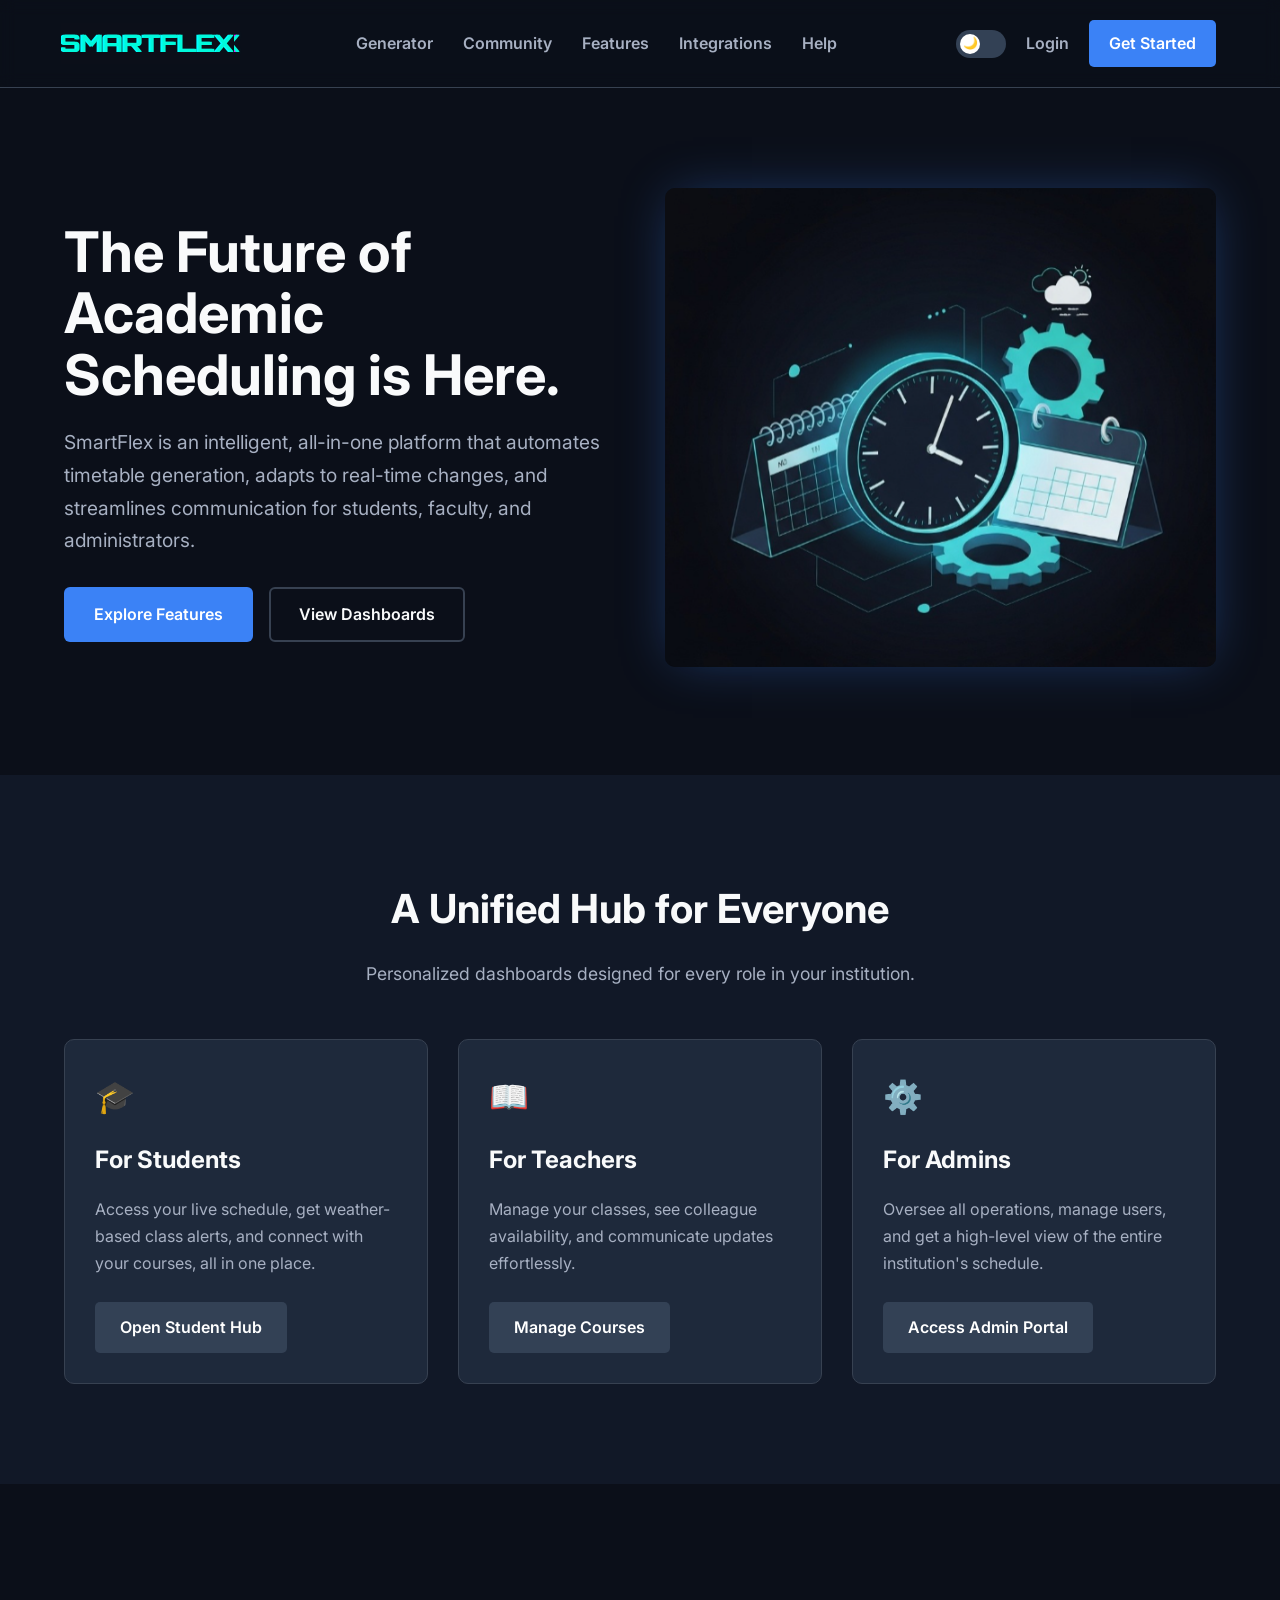
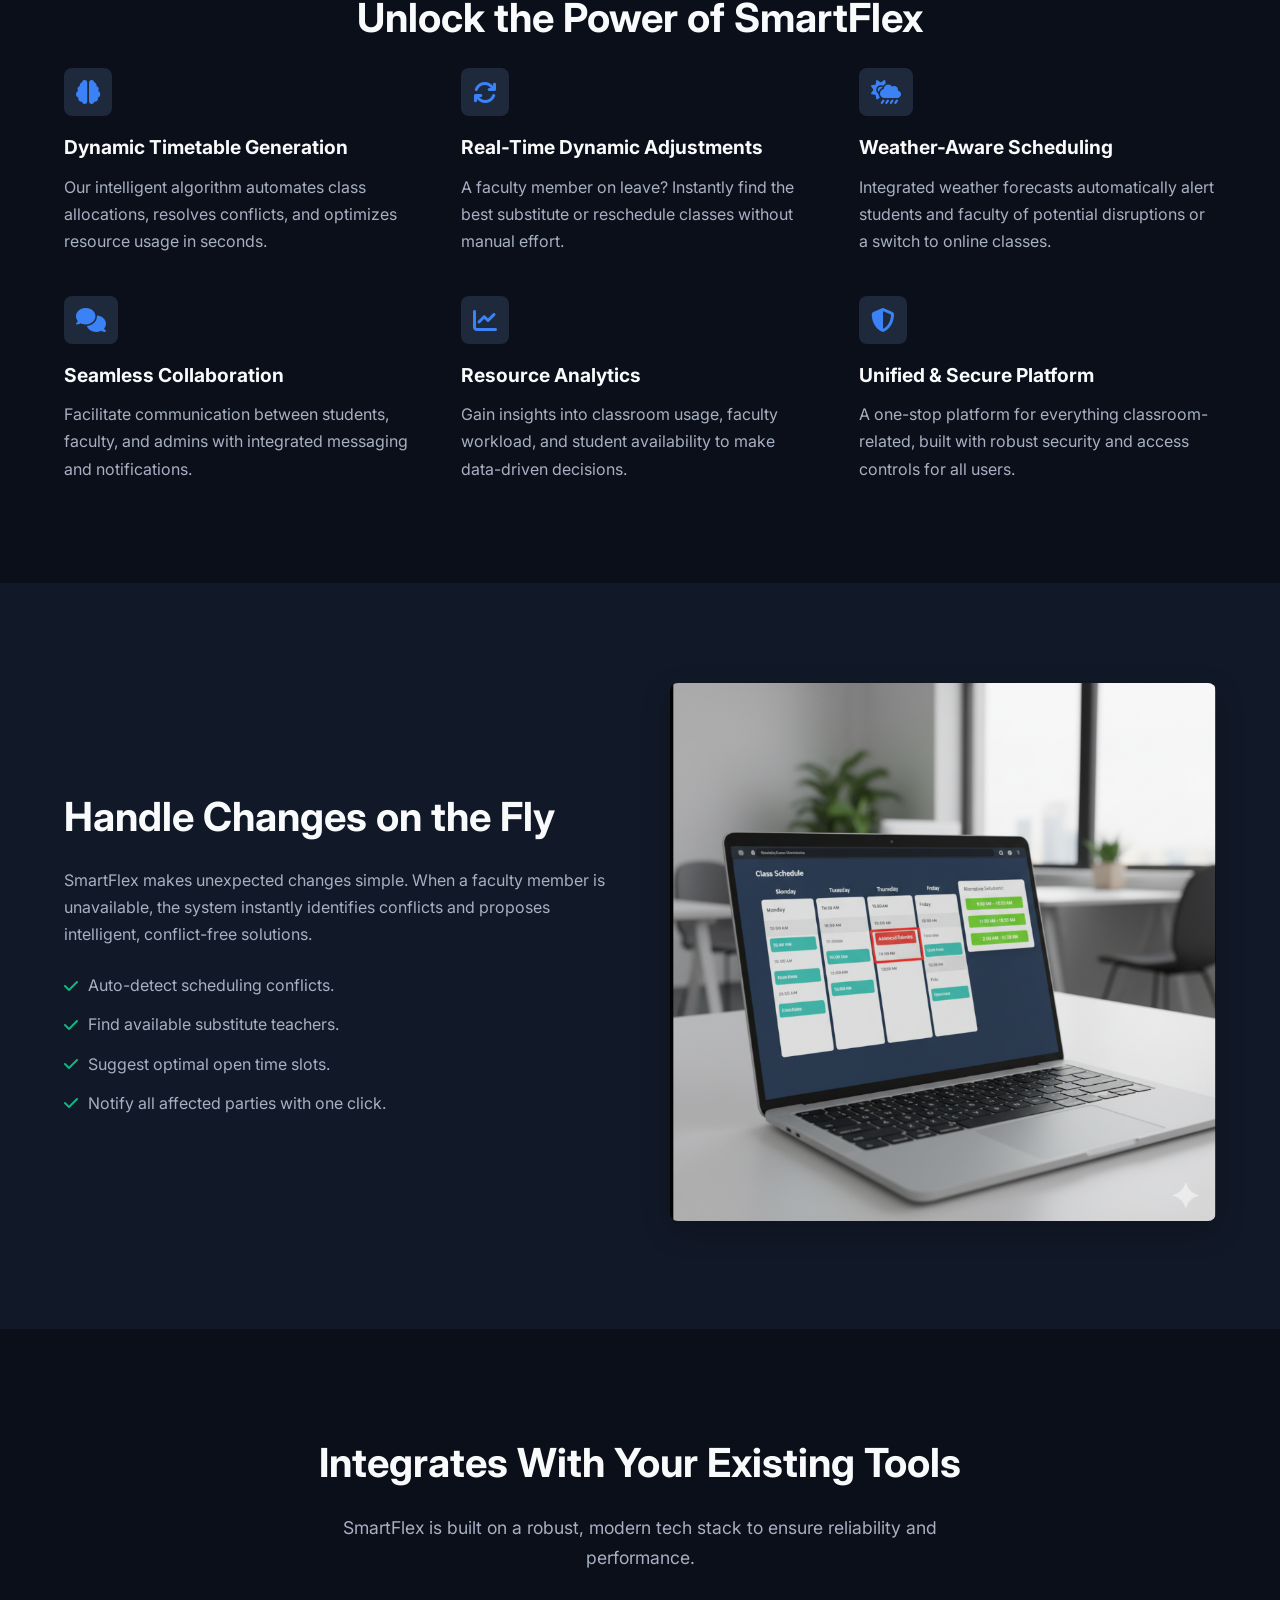
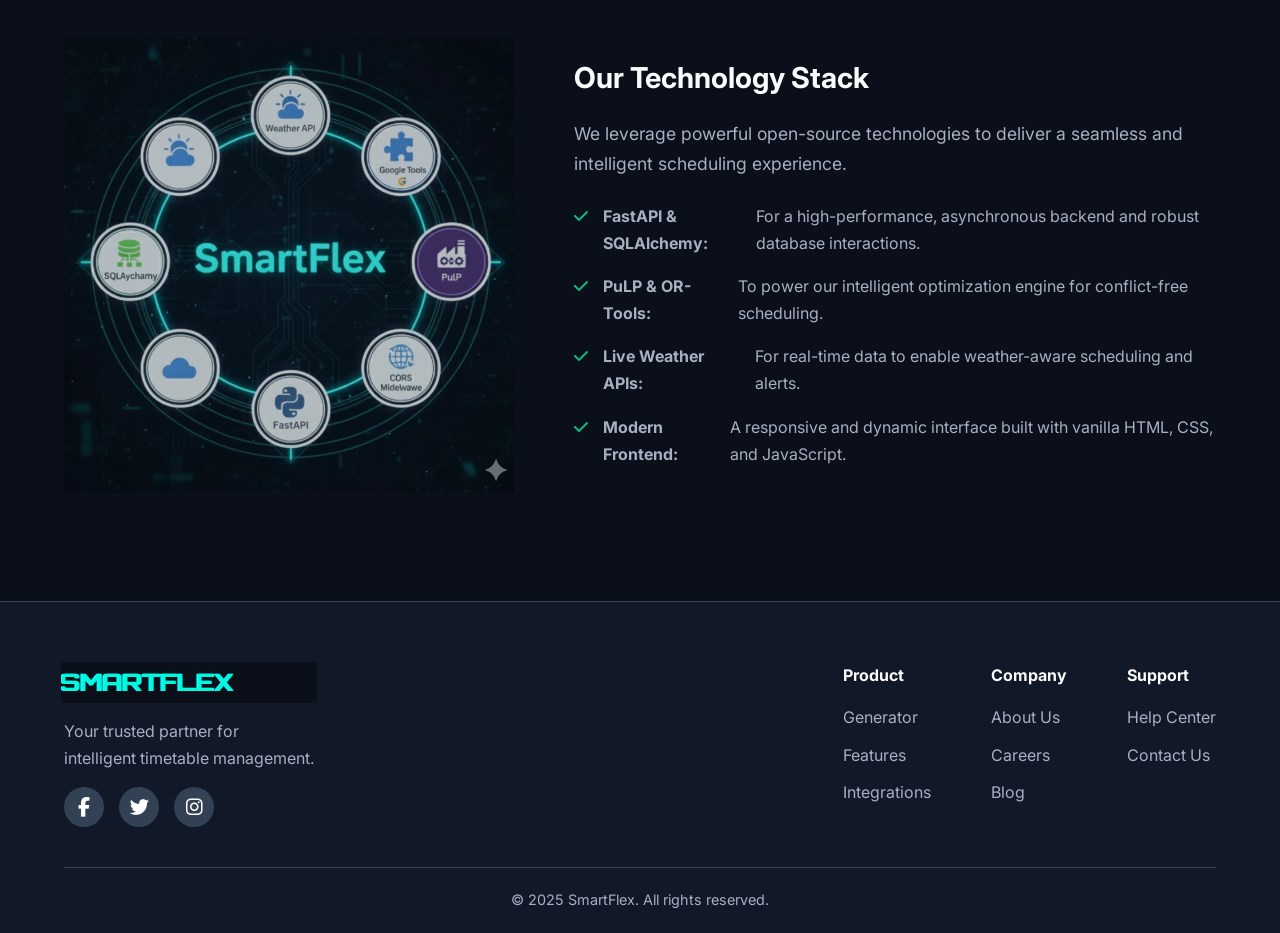
<file: public/index.html>
<!DOCTYPE html>
<html lang="en">
<head>
    <meta charset="UTF-8" />
    <meta name="viewport" content="width=device-width, initial-scale=1.0" />
    <title>SmartFlex - Intelligent Timetable Management</title>
    <link rel="stylesheet" href="https://cdnjs.cloudflare.com/ajax/libs/font-awesome/6.5.2/css/all.min.css" />
    <link rel="stylesheet" href="styles.css" />
    <style>
        /* New Modal Styles for Help Feature */
        .modal { display: none; position: fixed; z-index: 1000; left: 0; top: 0; width: 100%; height: 100%; overflow: auto; background-color: rgba(0,0,0,0.5); backdrop-filter: blur(5px); }
        .modal-content { background-color: var(--bg-card, #fff); color: var(--text-main, #333); margin: 10% auto; padding: 20px; border-radius: 12px; width: 90%; max-width: 500px; box-shadow: 0 5px 15px rgba(0,0,0,0.3); position: relative; animation: slideDown 0.3s ease-out; }
        .close-modal { color: #aaa; float: right; font-size: 28px; font-weight: bold; cursor: pointer; }
        .close-modal:hover { color: #000; }
        @keyframes slideDown { from { transform: translateY(-50px); opacity: 0; } to { transform: translateY(0); opacity: 1; } }
        .form-group { margin-bottom: 15px; }
        .form-group label { display: block; margin-bottom: 5px; font-weight: bold; }
        .form-group input, .form-group textarea { width: 100%; padding: 10px; border: 1px solid #ddd; border-radius: 6px; background: var(--bg-input, #fff); color: var(--text-main, #333); }
        .submit-btn { background: linear-gradient(135deg, #667eea, #764ba2); color: white; border: none; padding: 10px 20px; border-radius: 6px; cursor: pointer; width: 100%; font-size: 1rem; }
    </style>
</head>
<body>

    <header class="main-header">
        <div class="container">
            <div class="logo" data-text="SmartFlex">SmartFlex</div>
            <nav class="main-nav">
                <ul>
                    <li><a href="generator.html">Generator</a></li>
                    <li><a href="community.html">Community</a></li>
                    <li><a href="#features">Features</a></li>
                    <li><a href="#integrations">Integrations</a></li>
                    <li><a href="#" id="help-btn">Help</a></li>
                </ul>
            </nav>
            <div class="header-actions">
                <label class="theme-switcher">
                    <input type="checkbox" id="theme-toggle">
                    <span class="slider"></span>
                </label>
                <a href="#" class="login-btn">Login</a>
                <a href="generator.html" class="signup-btn">Get Started</a>
            </div>
        </div>
    </header>

    <main>
        <section class="hero">
            <div class="container hero-container">
                <div class="hero-content">
                    <h1>The Future of Academic Scheduling is Here.</h1>
                    <p>
                        SmartFlex is an intelligent, all-in-one platform that automates timetable generation, adapts to real-time changes, and streamlines communication for students, faculty, and administrators.
                    </p>
                    <div class="hero-actions">
                        <a href="#features" class="btn btn-primary">Explore Features</a>
                        <a href="#dashboards" class="btn btn-secondary">View Dashboards</a>
                    </div>
                </div>
                <div class="hero-image">
                    <img src="images/image1.png.png" alt="Abstract visualization of a neural network" />
                </div>
            </div>
        </section>

        <section id="dashboards" class="dashboards fade-in-section">
            <div class="container">
                <h2>A Unified Hub for Everyone</h2>
                <p class="section-subtitle">Personalized dashboards designed for every role in your institution.</p>
                <div class="dashboard-cards-container">
                    <div class="dashboard-card student">
                        <div class="card-icon">🎓</div>
                        <h3>For Students</h3>
                        <p>Access your live schedule, get weather-based class alerts, and connect with your courses, all in one place.</p>
                        <a href="student.html" class="dashboard-btn">Open Student Hub</a>
                    </div>
                    <div class="dashboard-card teacher">
                        <div class="card-icon">📖</div>
                        <h3>For Teachers</h3>
                        <p>Manage your classes, see colleague availability, and communicate updates effortlessly.</p>
                        <a href="teacher.html" class="dashboard-btn">Manage Courses</a>
                    </div>
                    <div class="dashboard-card admin">
                        <div class="card-icon">⚙️</div>
                        <h3>For Admins</h3>
                        <p>Oversee all operations, manage users, and get a high-level view of the entire institution's schedule.</p>
                        <a href="admin.html" class="dashboard-btn">Access Admin Portal</a>
                    </div>
                </div>
            </div>
        </section>

        <section id="features" class="features fade-in-section">
            <div class="container">
                <h2>Unlock the Power of SmartFlex</h2>
                <div class="features-grid">
                    <div class="feature-item">
                        <i class="feature-icon fa-solid fa-brain"></i>
                        <h4>Dynamic Timetable Generation</h4>
                        <p>Our intelligent algorithm automates class allocations, resolves conflicts, and optimizes resource usage in seconds.</p>
                    </div>
                    <div class="feature-item">
                        <i class="feature-icon fa-solid fa-arrows-rotate"></i>
                        <h4>Real-Time Dynamic Adjustments</h4>
                        <p>A faculty member on leave? Instantly find the best substitute or reschedule classes without manual effort.</p>
                    </div>
                    <div class="feature-item">
                        <i class="feature-icon fa-solid fa-cloud-sun-rain"></i>
                        <h4>Weather-Aware Scheduling</h4>
                        <p>Integrated weather forecasts automatically alert students and faculty of potential disruptions or a switch to online classes.</p>
                    </div>
                    <div class="feature-item">
                        <i class="feature-icon fa-solid fa-comments"></i>
                        <h4>Seamless Collaboration</h4>
                        <p>Facilitate communication between students, faculty, and admins with integrated messaging and notifications.</p>
                    </div>
                    <div class="feature-item">
                        <i class="feature-icon fa-solid fa-chart-line"></i>
                        <h4>Resource Analytics</h4>
                        <p>Gain insights into classroom usage, faculty workload, and student availability to make data-driven decisions.</p>
                    </div>
                    <div class="feature-item">
                        <i class="feature-icon fa-solid fa-shield-halved"></i>
                        <h4>Unified & Secure Platform</h4>
                        <p>A one-stop platform for everything classroom-related, built with robust security and access controls for all users.</p>
                    </div>
                </div>
            </div>
        </section>

        <section class="platform-in-action fade-in-section">
             <div class="container platform-container">
                <div class="platform-content">
                    <h2>Handle Changes on the Fly</h2>
                    <p>SmartFlex makes unexpected changes simple. When a faculty member is unavailable, the system instantly identifies conflicts and proposes intelligent, conflict-free solutions.</p>
                    <ul>
                        <li><i class="fa-solid fa-check"></i> Auto-detect scheduling conflicts.</li>
                        <li><i class="fa-solid fa-check"></i> Find available substitute teachers.</li>
                        <li><i class="fa-solid fa-check"></i> Suggest optimal open time slots.</li>
                        <li><i class="fa-solid fa-check"></i> Notify all affected parties with one click.</li>
                    </ul>
                </div>
                <div class="platform-image">
                    <img src="images/feature-dynamic-schedule.jpg" alt="A laptop screen showing the SmartFlex dynamic scheduling interface" />
                </div>
            </div>
        </section>

        <section id="integrations" class="integrations-section fade-in-section">
            <div class="container">
                <h2>Integrates With Your Existing Tools</h2>
                <p class="section-subtitle">SmartFlex is built on a robust, modern tech stack to ensure reliability and performance.</p>
                <div class="integrations-container">
                    <div class="integrations-image">
                        <img src="images/integration-logos.png" alt="Logos of integrated services like FastAPI, SQLAlchemy, and others" />
                    </div>
                    <div class="integrations-content">
                        <h4>Our Technology Stack</h4>
                        <p>We leverage powerful open-source technologies to deliver a seamless and intelligent scheduling experience.</p>
                        <ul>
                            <li><i class="fa-solid fa-check"></i> <strong>FastAPI & SQLAlchemy:</strong> For a high-performance, asynchronous backend and robust database interactions.</li>
                            <li><i class="fa-solid fa-check"></i> <strong>PuLP & OR-Tools:</strong> To power our intelligent optimization engine for conflict-free scheduling.</li>
                            <li><i class="fa-solid fa-check"></i> <strong>Live Weather APIs:</strong> For real-time data to enable weather-aware scheduling and alerts.</li>
                            <li><i class="fa-solid fa-check"></i> <strong>Modern Frontend:</strong> A responsive and dynamic interface built with vanilla HTML, CSS, and JavaScript.</li>
                        </ul>
                    </div>
                </div>
            </div>
        </section>

    </main>

    <div id="helpModal" class="modal">
        <div class="modal-content">
            <span class="close-modal">&times;</span>
            <h2>Raise a Complaint / Help</h2>
            <p>We are here to assist you. Please fill out the form below.</p>
            <form id="complaintForm">
                <div class="form-group">
                    <label for="c-name">Name</label>
                    <input type="text" id="c-name" required placeholder="Your Name">
                </div>
                <div class="form-group">
                    <label for="c-email">Email</label>
                    <input type="email" id="c-email" required placeholder="your@email.com">
                </div>
                <div class="form-group">
                    <label for="c-subject">Subject</label>
                    <input type="text" id="c-subject" required placeholder="Brief issue summary">
                </div>
                <div class="form-group">
                    <label for="c-message">Message</label>
                    <textarea id="c-message" rows="4" required placeholder="Describe your issue..."></textarea>
                </div>
                <button type="submit" class="submit-btn">Submit Complaint</button>
            </form>
        </div>
    </div>

    <footer class="main-footer">
        <div class="container">
            <div class="footer-top">
                <div class="footer-logo">
                    <div class="logo" data-text="SmartFlex">SmartFlex</div>
                    <p>Your trusted partner for intelligent timetable management.</p>
                    <div class="social-links">
                        <a href="#" aria-label="Facebook"><i class="fab fa-facebook-f"></i></a>
                        <a href="#" aria-label="Twitter"><i class="fab fa-twitter"></i></a>
                        <a href="#" aria-label="Instagram"><i class="fab fa-instagram"></i></a>
                    </div>
                </div>
                <div class="footer-links">
                    <div>
                        <h4>Product</h4>
                        <ul>
                            <li><a href="generator.html">Generator</a></li>
                            <li><a href="#features">Features</a></li>
                            <li><a href="#integrations">Integrations</a></li>
                        </ul>
                    </div>
                    <div>
                        <h4>Company</h4>
                        <ul>
                            <li><a href="#">About Us</a></li>
                            <li><a href="#">Careers</a></li>
                            <li><a href="#">Blog</a></li>
                        </ul>
                    </div>
                    <div>
                        <h4>Support</h4>
                        <ul>
                            <li><a href="#">Help Center</a></li>
                            <li><a href="#">Contact Us</a></li>
                        </ul>
                    </div>
                </div>
            </div>
            <div class="footer-bottom">
                <p>&copy; 2025 SmartFlex. All rights reserved.</p>
            </div>
        </div>
    </footer>

    <script src="script.js"></script>
</body>
</html>
</file>
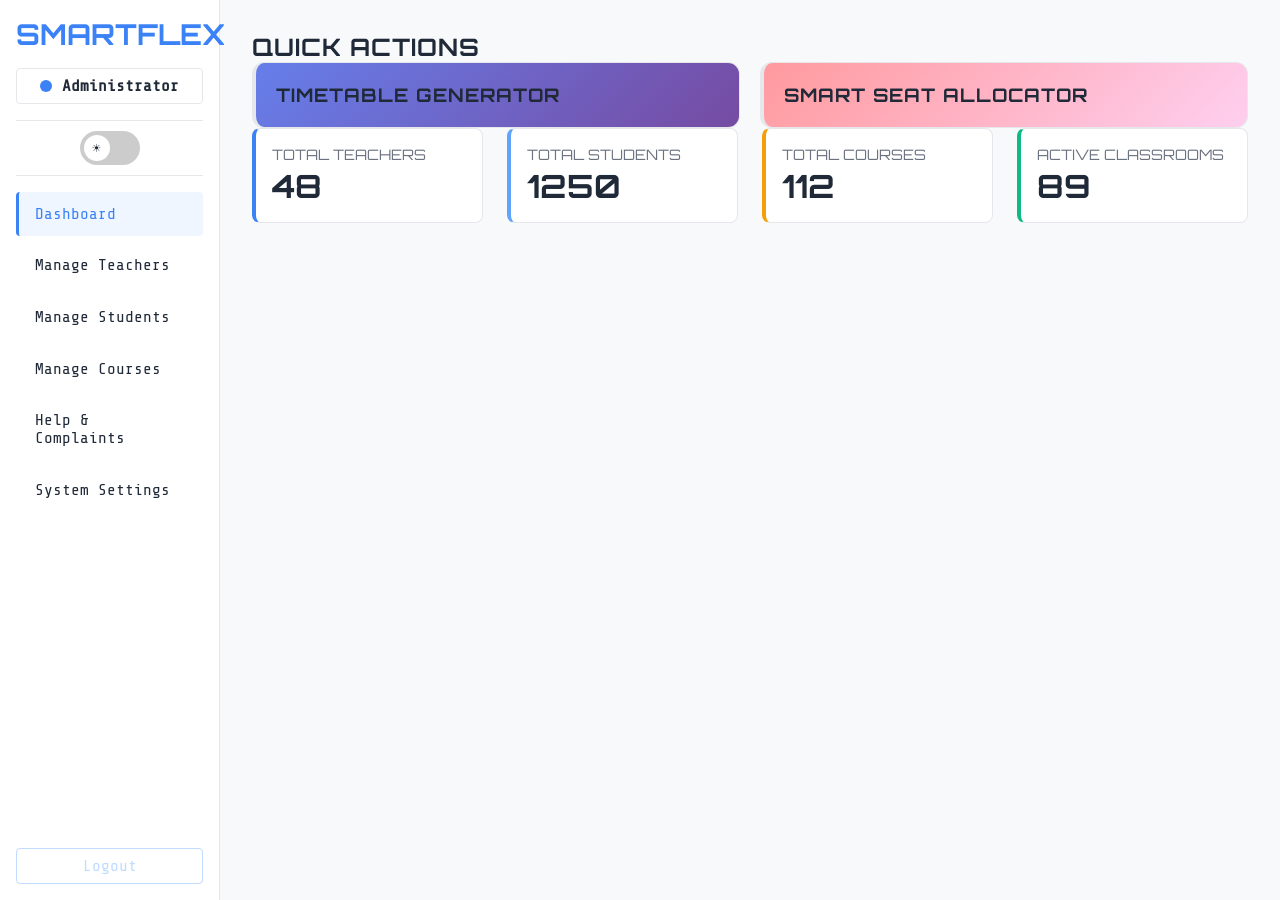
<file: public/admin.html>
<!DOCTYPE html>
<html lang="en">
<head>
    <meta charset="UTF-8" />
    <meta name="viewport" content="width=device-width, initial-scale=1.0" />
    <title>Admin Dashboard :: SmartFlex</title>
    <link rel="stylesheet" href="admin.css" />
</head>
<body>
    <aside class="sidebar">
        <div>
            <div class="logo" data-text="SmartFlex">SmartFlex</div>
            <div class="user-profile">
                <span class="user-icon"></span>
                <span id="admin-name" class="user-name">Administrator</span>
            </div>
            <div class="theme-switcher-container">
                <label class="theme-switcher">
                    <input type="checkbox" id="theme-toggle">
                    <span class="slider"></span>
                </label>
            </div>
        </div>
        <nav id="sidebar-nav">
            <ul>
                <li class="active" data-view="main-dashboard-view">Dashboard</li>
                <li data-view="manage-teachers-view">Manage Teachers</li>
                <li data-view="manage-students-view">Manage Students</li>
                <li data-view="manage-courses-view">Manage Courses</li>
                <li data-view="complaints-view">Help & Complaints</li>
                <li data-view="system-settings-view">System Settings</li>
            </ul>
        </nav>
        <button class="logout">Logout</button>
    </aside>

    <main class="main-content">
        <div id="main-dashboard-view" class="view-container active">
            <section class="tools-section">
                <h2>Quick Actions</h2>
                <div class="dashboard-cards-container" style="display: flex; gap: 20px;">
                    <div class="card" style="flex:1; background: linear-gradient(135deg, #667eea 0%, #764ba2 100%); color: white; padding: 20px; border-radius: 12px; cursor: pointer;" onclick="window.location.href='generator.html'">
                        <h3>Timetable Generator</h3>
                    </div>
                    <div class="card" style="flex:1; background: linear-gradient(135deg, #ff9a9e 0%, #fecfef 100%); color: #333; padding: 20px; border-radius: 12px; cursor: pointer;" onclick="window.location.href='exam_seating.html'">
                        <h3>Smart Seat Allocator</h3>
                    </div>
                </div>
            </section>
            <section class="top-cards">
                <div class="card border-cyan"><div class="title">Total Teachers</div><div id="total-teachers" class="number">0</div></div>
                <div class="card border-magenta"><div class="title">Total Students</div><div id="total-students" class="number">0</div></div>
                <div class="card border-yellow"><div class="title">Total Courses</div><div id="total-courses" class="number">0</div></div>
                <div class="card border-green"><div class="title">Active Classrooms</div><div id="active-classrooms" class="number">0</div></div>
            </section>
        </div>

        <div id="manage-teachers-view" class="view-container">
            <div class="view-header"><h1>Manage Teachers</h1><button class="action-btn">+ Add</button></div>
            <div class="table-container"><table class="admin-table"><thead><tr><th>ID</th><th>Name</th><th>Email</th><th>Action</th></tr></thead><tbody id="teachers-table-body"></tbody></table></div>
        </div>

        <div id="manage-students-view" class="view-container">
            <div class="view-header"><h1>Manage Students</h1><button class="action-btn">+ Add</button></div>
            <div class="table-container"><table class="admin-table"><thead><tr><th>ID</th><th>Name</th><th>Email</th><th>Action</th></tr></thead><tbody id="students-table-body"></tbody></table></div>
        </div>

        <div id="manage-courses-view" class="view-container">
            <div class="view-header"><h1>Manage Courses</h1><button class="action-btn">+ Add</button></div>
            <div class="table-container"><table class="admin-table"><thead><tr><th>Code</th><th>Name</th><th>Credits</th><th>Action</th></tr></thead><tbody id="courses-table-body"></tbody></table></div>
        </div>

        <div id="complaints-view" class="view-container">
            <div class="view-header">
                <h1>Help Desk & Complaints</h1>
                <button class="action-btn" onclick="fetchAndDisplayComplaints()">Refresh List</button>
            </div>
            <div class="table-container">
                <table class="admin-table">
                    <thead>
                        <tr>
                            <th style="width: 5%">ID</th>
                            <th style="width: 10%">Date</th>
                            <th style="width: 20%">Student/User</th>
                            <th style="width: 15%">Subject</th>
                            <th style="width: 30%">Message</th>
                            <th style="width: 10%">Status</th>
                            <th style="width: 10%">Actions</th>
                        </tr>
                    </thead>
                    <tbody id="complaints-table-body">
                        </tbody>
                </table>
            </div>
        </div>
        
        <div id="system-settings-view" class="view-container">
             <div class="view-header"><h1>System Settings</h1></div>
             <div class="data-block">
                 <h3>Maintenance Mode</h3>
                 <label class="theme-switcher"><input type="checkbox" id="maintenance-toggle"><span class="slider"></span></label>
             </div>
        </div>
    </main>
    <script src="admin.js"></script>
</body>
</html>
</file>
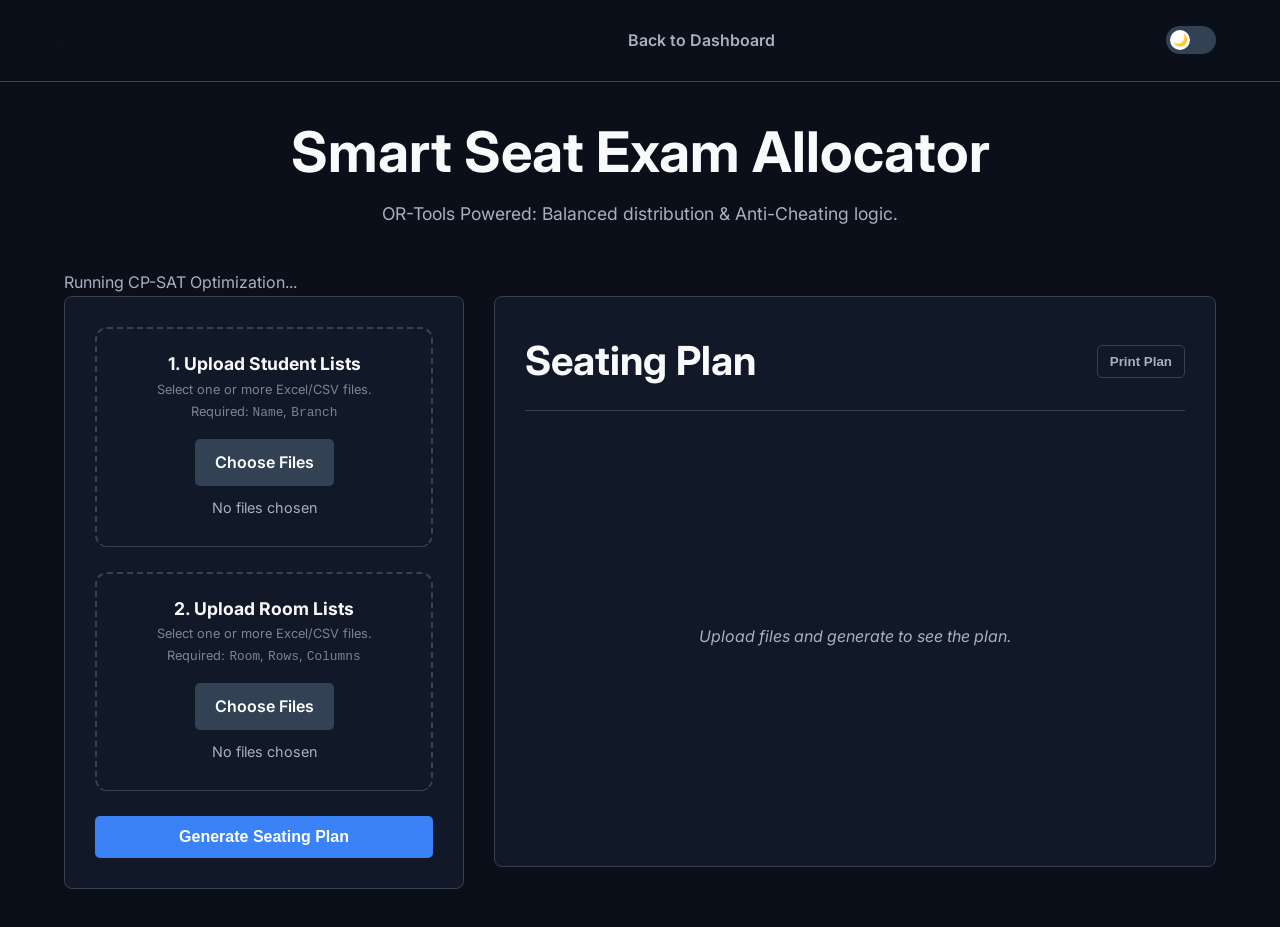
<file: public/exam_seating.html>
<!DOCTYPE html>
<html lang="en">
<head>
    <meta charset="UTF-8" />
    <meta name="viewport" content="width=device-width, initial-scale=1.0" />
    <title>Smart Seat Allocator :: SmartFlex</title>
    <link rel="stylesheet" href="styles.css" />
    <link rel="stylesheet" href="exam_seating.css" />
    <link rel="stylesheet" href="generator.css" />
</head>
<body>
    <header class="main-header">
        <div class="container">
            <div class="logo">SmartFlex</div>
            <nav class="main-nav">
                <ul><li><a href="admin.html">Back to Dashboard</a></li></ul>
            </nav>
            <div class="header-actions">
                <label class="theme-switcher">
                    <input type="checkbox" id="theme-toggle">
                    <span class="slider"></span>
                </label>
            </div>
        </div>
    </header>

    <main class="container page-container">
        <div class="page-header">
            <h1>Smart Seat Exam Allocator</h1>
            <p class="subtitle">OR-Tools Powered: Balanced distribution & Anti-Cheating logic.</p>
        </div>

        <div id="loading-overlay" class="loading-overlay">
            <div class="spinner"></div>
            <p>Running CP-SAT Optimization...</p>
        </div>

        <div class="generator-layout">
            <section class="input-panel">
                
                <div class="upload-section">
                    <h3>1. Upload Student Lists</h3>
                    <p style="font-size: 0.8rem; opacity: 0.7; color: var(--text-secondary);">Select one or more Excel/CSV files.<br>Required: <code>Name</code>, <code>Branch</code></p>
                    <input type="file" id="student-upload" accept=".csv, .xlsx, .xls" multiple>
                    <label for="student-upload" class="upload-btn">Choose Files</label>
                    <span id="student-file-status" class="file-status">No files chosen</span>
                </div>

                <div class="upload-section">
                    <h3>2. Upload Room Lists</h3>
                    <p style="font-size: 0.8rem; opacity: 0.7; color: var(--text-secondary);">Select one or more Excel/CSV files.<br>Required: <code>Room</code>, <code>Rows</code>, <code>Columns</code></p>
                    <input type="file" id="room-upload" accept=".csv, .xlsx, .xls" multiple>
                    <label for="room-upload" class="upload-btn">Choose Files</label>
                    <span id="room-file-status" class="file-status">No files chosen</span>
                </div>

                <button id="generate-btn" class="generate-btn">Generate Seating Plan</button>
            </section>
            
            <section class="output-panel">
                <div class="output-header">
                    <h2>Seating Plan</h2>
                    <button id="print-btn" class="view-btn" onclick="window.print()">Print Plan</button>
                </div>
                <div id="seating-output">
                    <div class="placeholder" style="color: var(--text-secondary);">
                        Upload files and generate to see the plan.
                    </div>
                </div>
            </section>
        </div>
    </main>
    <script src="exam_seating.js"></script>
</body>
</html>
</file>
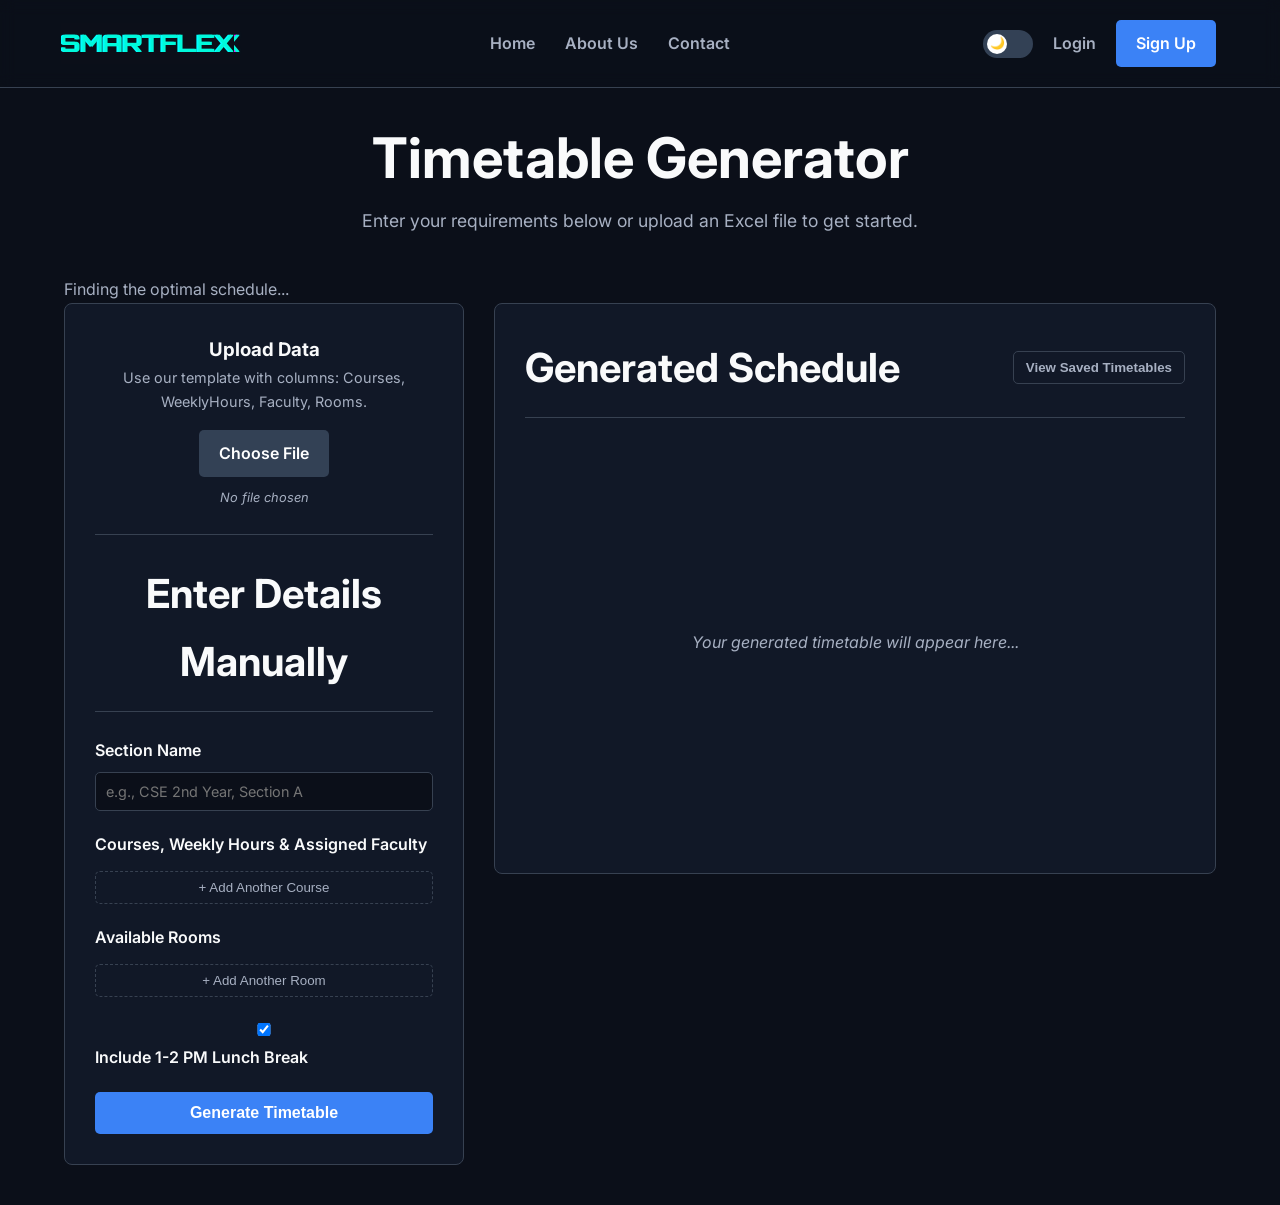
<file: public/generator.html>
<!DOCTYPE html>
<html lang="en">
<head>
    <meta charset="UTF-8" />
    <meta name="viewport" content="width=device-width, initial-scale=1.0" />
    <title>Timetable Generator - SmartFlex</title>
    <link rel="stylesheet" href="styles.css" />
    <link rel="stylesheet" href="generator.css" />
</head>
<body>
    <header class="main-header">
        <div class="container">
            <div class="logo" data-text="SmartFlex">SmartFlex</div>
            <nav class="main-nav">
                <ul>
                    <li><a href="index.html">Home</a></li>
                    <li><a href="#">About Us</a></li>
                    <li><a href="#">Contact</a></li>
                </ul>
            </nav>
            <div class="header-actions">
                <label class="theme-switcher">
                    <input type="checkbox" id="theme-toggle">
                    <span class="slider"></span>
                </label>
                <a href="#" class="login-btn">Login</a>
                <a href="#" class="signup-btn">Sign Up</a>
            </div>
        </div>
    </header>

    <main class="container page-container">
        <div class="page-header">
            <h1>Timetable Generator</h1>
            <p class="subtitle">Enter your requirements below or upload an Excel file to get started.</p>
        </div>
        <div id="loading-overlay" class="loading-overlay">
            <div class="spinner"></div>
            <p>Finding the optimal schedule...</p>
        </div>

        <div class="generator-layout">
            <section class="input-panel">
                <div class="upload-section">
                    <h3>Upload Data</h3>
                    <p>Use our template with columns: Courses, WeeklyHours, Faculty, Rooms.</p>
                    <input type="file" id="excel-upload" accept=".xlsx, .xls, .csv">
                    <label for="excel-upload" class="upload-btn">Choose File</label>
                    <span id="file-name">No file chosen</span>
                </div>

                <h2>Enter Details Manually</h2>
                <form id="generator-form">
                    <div class="form-group">
                        <label for="section-name">Section Name</label>
                        <input type="text" id="section-name" placeholder="e.g., CSE 2nd Year, Section A" required />
                    </div>
                    <div class="form-group">
                        <label>Courses, Weekly Hours & Assigned Faculty</label>
                        <div id="courses-list" class="input-list"></div>
                        <button type="button" id="add-course-btn" class="add-btn">+ Add Another Course</button>
                    </div>
                    <div class="form-group">
                        <label>Available Rooms</label>
                        <div id="rooms-list" class="input-list"></div>
                        <button type="button" id="add-room-btn" class="add-btn">+ Add Another Room</button>
                    </div>

                    <div class="form-group options-group">
                        <input type="checkbox" id="lunch-break-toggle" checked>
                        <label for="lunch-break-toggle">Include 1-2 PM Lunch Break</label>
                    </div>

                    <button type="submit" class="generate-btn">Generate Timetable</button>
                </form>
            </section>
            
            <section class="output-panel">
                <div class="output-header">
                    <h2>Generated Schedule</h2>
                    <button id="view-saved-btn" class="view-btn">View Saved Timetables</button>
                </div>
                <div id="output-controls"></div> 
                <div id="timetable-output">
                    <div class="placeholder">
                        Your generated timetable will appear here...
                    </div>
                </div>
            </section>
        </div>
    </main>
    
    <div id="saved-schedules-modal" class="modal">
        <div class="modal-content">
            <span class="modal-close">&times;</span>
            <div class="modal-header">
                <h2>Saved Timetables</h2>
                <button id="clear-all-btn" class="clear-btn">Clear All</button>
            </div>
            <div id="saved-schedules-content"></div>

            <div id="adjustment-ui-container" class="hidden">
                <hr class="modal-divider">
                <div id="adjustment-form-container">
                    <h3>Make Dynamic Adjustments</h3>
                    <p>Select a faculty member who will be on leave.</p>
                    <form id="adjustment-form">
                        <div class="form-group">
                            <label for="faculty-select">Faculty Name</label>
                            <select id="faculty-select" required></select>
                        </div>
                         <div class="form-group">
                            <label for="leave-date">Date of Leave</label>
                            <input type="date" id="leave-date" required>
                        </div>
                        <button type="submit" class="action-btn">Find Solutions</button>
                        <button type="button" id="back-to-schedules-btn" class="view-btn">Back</button>
                    </form>
                </div>

                <div id="solutions-container" class="hidden">
                    <h3>Proposed Solutions</h3>
                    <div id="solutions-list"></div>
                    <div class="solutions-actions">
                        <button id="apply-changes-btn" class="action-btn">Apply Selected Changes</button>
                         <button type="button" id="back-to-form-btn" class="view-btn">Back</button>
                    </div>
                </div>
            </div>
        </div>
    </div>
    
    <script src="script.js"></script>
    <script src="generator.js"></script>
</body>
</html>
</file>
<file: public/styles.css>
@import url('https://fonts.googleapis.com/css2?family=Orbitron:wght@700&family=Inter:wght@400;600;700&display=swap');

/* --- THEME VARIABLES --- */
:root {
    /* Dark Theme (Default) */
    --bg-color: #0B0F19;
    --component-bg: #111827;
    --card-bg: #1E293B;
    --border-color: #374151;
    --text-primary: #F9FAFB;
    --text-secondary: #A7B0C2;
    --accent-color: #3B82F6;
    --logo-glitch-bg: #0B0F19;
    --hero-glow-color: rgba(59, 130, 246, 0.4);
}

body.light-theme {
    /* Light Theme Overrides */
    --bg-color: #F9FAFB;
    --component-bg: #FFFFFF;
    --card-bg: #FFFFFF;
    --border-color: #E5E7EB;
    --text-primary: #111827;
    --text-secondary: #4B5563;
    --accent-color: #2563EB;
    --logo-glitch-bg: #F9FAFB;
    --hero-glow-color: rgba(37, 99, 235, 0.2);
}

/* Reset and Base Styles */
* { box-sizing: border-box; margin: 0; padding: 0; }

html {
    scroll-behavior: smooth;
}

body {
    font-family: 'Inter', sans-serif;
    background-color: var(--bg-color);
    color: var(--text-secondary);
    line-height: 1.7;
    transition: background-color 0.3s, color 0.3s;
}

.container { max-width: 1200px; margin: 0 auto; padding: 0 24px; }
a { color: var(--accent-color); text-decoration: none; transition: color 0.3s ease; }
a:hover { opacity: 0.8; }
h1, h2, h3, h4 { color: var(--text-primary); font-weight: 700; }
h1 { font-size: 3.5rem; line-height: 1.1; }
h2 { font-size: 2.5rem; text-align: center; margin-bottom: 1rem; }
.section-subtitle { text-align: center; max-width: 600px; margin: 0 auto 50px auto; font-size: 1.1rem; }

/* Header */
.main-header {
    background-color: var(--bg-color);
    padding: 20px 0;
    border-bottom: 1px solid var(--border-color);
    position: sticky;
    top: 0;
    z-index: 100;
    backdrop-filter: blur(8px);
    background-color: rgba(11, 15, 25, 0.8);
}
body.light-theme .main-header {
    background-color: rgba(249, 250, 251, 0.8);
}

.main-header .container { display: flex; justify-content: space-between; align-items: center; }
.logo { font-family: 'Orbitron', sans-serif; font-size: 1.5rem; font-weight: 700; color: #00f9db; text-transform: uppercase; position: relative; text-shadow: 0 0 5px #00f9db; animation: glitch 5s infinite; }
.logo::before, .logo::after { content: attr(data-text); position: absolute; top: 0; left: 0; width: 100%; height: 100%; background: var(--logo-glitch-bg); overflow: hidden; transition: background-color 0.3s; }
.logo::before { left: 3px; text-shadow: -2px 0 #ff00ff; animation: glitch-anim-1 2s infinite linear alternate-reverse; }
.logo::after { left: -3px; text-shadow: -2px 0 #00ffff; animation: glitch-anim-2 3s infinite linear alternate-reverse; }
.main-nav ul { list-style: none; display: flex; gap: 30px; }
.main-nav a { font-weight: 600; color: var(--text-secondary); }
.header-actions { display: flex; align-items: center; gap: 20px; }
.login-btn { font-weight: 600; color: var(--text-secondary); }

.signup-btn { background-color: var(--accent-color); color: #FFFFFF; padding: 10px 20px; border-radius: 5px; font-weight: 600; transition: background-color 0.3s ease; }
.signup-btn:hover { background-color: #2563EB; color: #FFFFFF; }
.light-theme .signup-btn:hover { background-color: #1D4ED8; }

/* Theme Switcher */
.theme-switcher { position: relative; display: inline-block; width: 50px; height: 28px; }
.theme-switcher input { opacity: 0; width: 0; height: 0; }
.slider { position: absolute; cursor: pointer; top: 0; left: 0; right: 0; bottom: 0; background-color: #334155; transition: .4s; border-radius: 28px; }
.slider:before { position: absolute; content: "🌙"; height: 20px; width: 20px; left: 4px; bottom: 4px; background-color: white; transition: .4s; border-radius: 50%; display: flex; align-items: center; justify-content: center; font-size: 12px; }
input:checked + .slider { background-color: var(--accent-color); }
input:checked + .slider:before { transform: translateX(22px); content: "☀️"; }

/* Hero Section */
.hero { padding: 100px 0; background-color: var(--bg-color); position: relative; }
.hero-container { display: flex; align-items: center; gap: 50px; }
.hero-content { flex: 1; z-index: 2; }
.hero h1 { color: var(--text-primary); margin-bottom: 20px; }
.hero p { font-size: 1.2rem; max-width: 550px; margin-bottom: 30px; }
.hero-cta { background-color: var(--accent-color); color: #FFFFFF; padding: 14px 28px; border-radius: 5px; font-weight: 600; display: inline-block; }
.hero-cta:hover { background-color: #2563EB; color: #FFFFFF; }
.hero-image { flex: 1; text-align: center; z-index: 1; }
.hero-image img { max-width: 100%; border-radius: 10px; box-shadow: 0 0 50px -10px var(--hero-glow-color); }

/* Dashboards Section */
.dashboards { background-color: var(--component-bg); padding: 100px 0; }
.dashboard-cards-container { display: grid; grid-template-columns: repeat(3, 1fr); gap: 30px; text-align: left; }
.dashboard-card { background-color: var(--card-bg); border-radius: 10px; padding: 30px; border: 1px solid var(--border-color); transition: all 0.3s ease; }
.dashboard-card:hover { transform: translateY(-10px); border-color: var(--accent-color); }
.card-icon { font-size: 2rem; margin-bottom: 15px; color: var(--accent-color); }
.dashboard-card h3 { font-size: 1.5rem; margin-bottom: 15px; }
.dashboard-card p { margin-bottom: 25px; }
.dashboard-btn { display: inline-block; background-color: #334155; color: #FFFFFF; padding: 12px 25px; border-radius: 5px; font-weight: 600; }
.light-theme .dashboard-btn { background-color: #E5E7EB; color: #111827;}

/* Features Section */
.features { padding: 100px 0; background-color: var(--bg-color); }
.features-grid { display: grid; grid-template-columns: repeat(auto-fit, minmax(300px, 1fr)); gap: 40px; }
.feature-item { text-align: left; }
.feature-icon { font-size: 1.5rem; margin-bottom: 15px; display: inline-flex; color: var(--accent-color); background-color: var(--card-bg); padding: 12px; border-radius: 8px; }
.feature-item h4 { font-size: 1.2rem; margin-bottom: 10px; }

/* Platform in Action Section */
.platform-in-action { padding: 100px 0; background-color: var(--component-bg); }
.platform-container { display: flex; align-items: center; gap: 60px; }
.platform-content { flex: 1; }
.platform-content h2 { text-align: left; margin-bottom: 1rem; }
.platform-content p { margin-bottom: 1.5rem; }
.platform-content ul { list-style: none; padding: 0; }
.platform-content ul li { margin-bottom: 0.75rem; display: flex; align-items: center; gap: 10px; }
.platform-content ul li i { color: #10B981; }
.platform-image { flex: 1; }
.platform-image img { width: 100%; border-radius: 8px; box-shadow: 0 10px 30px rgba(0,0,0,0.2); }

/* Integrations Section */
.integrations-section { padding: 100px 0; background-color: var(--bg-color); }
.integrations-logos { text-align: center; margin-top: 2rem; }
.integrations-logos img { max-width: 80%; opacity: 0.7; }
body.light-theme .integrations-logos img { filter: invert(1); opacity: 0.6; }


/* Footer */
.main-footer { background-color: var(--component-bg); padding: 60px 0 20px; border-top: 1px solid var(--border-color); }
.footer-top { display: flex; justify-content: space-between; gap: 40px; margin-bottom: 40px; flex-wrap: wrap; }
.footer-logo { max-width: 250px; }
.footer-logo .logo { margin-bottom: 15px; }
.social-links { margin-top: 15px; display: flex; gap: 15px; }
.social-links a { font-size: 1.2rem; display: inline-flex; justify-content: center; align-items: center; width: 40px; height: 40px; border-radius: 50%; background-color: #334155; color: #FFFFFF; transition: all 0.3s ease; }
.social-links a:hover { background-color: var(--accent-color); color: #FFFFFF; }
.light-theme .social-links a { background-color: #E5E7EB; color: #111827; }
.footer-links { display: flex; gap: 60px; flex-wrap: wrap; }
.footer-links h4 { font-size: 1rem; margin-bottom: 15px; color: var(--text-primary); }
.footer-links ul { list-style: none; }
.footer-links ul li { margin-bottom: 10px; }
.footer-links a { color: var(--text-secondary); }
.footer-bottom { border-top: 1px solid var(--border-color); padding-top: 20px; text-align: center; font-size: 0.9rem; }

/* Animation */
.fade-in-section {
    opacity: 0;
    transform: translateY(20px);
    transition: opacity 0.6s ease-out, transform 0.6s ease-out;
}
.fade-in-section.is-visible {
    opacity: 1;
    transform: translateY(0);
}

/* Responsive Design */
@media (max-width: 992px) {
    .hero-container, .platform-container { flex-direction: column; text-align: center; }
    .hero-content { order: 2; }
    .hero-image { order: 1; margin-bottom: 2rem; }
    .platform-content { order: 2; }
    .platform-image { order: 1; margin-bottom: 2rem; }
    .hero-content p, .platform-content p { margin-left: auto; margin-right: auto; }
    .platform-content h2 { text-align: center; }
    .platform-content ul { display: inline-block; text-align: left; }
}

@media (max-width: 768px) {
    h1 { font-size: 2.5rem; }
    h2 { font-size: 2rem; }
    .dashboard-cards-container { grid-template-columns: 1fr; }
    .features-grid { grid-template-columns: 1fr; }
    .main-nav { display: none; } /* Simple responsive fix */
    .footer-top, .footer-links { flex-direction: column; align-items: center; text-align: center; }
}

/* Glitch Animations */
@keyframes glitch { 0%, 12%, 15%, 100% { transform: none; } 13% { transform: skew(-3deg); } 14% { transform: skew(3deg); } }
@keyframes glitch-anim-1 { 0% { clip-path: inset(45% 0 56% 0); } 25% { clip-path: inset(5% 0 40% 0); } 50% { clip-path: inset(70% 0 10% 0); } 75% { clip-path: inset(33% 0 20% 0); } 100% { clip-path: inset(5% 0 90% 0); } }
@keyframes glitch-anim-2 { 0% { clip-path: inset(20% 0 75% 0); } 25% { clip-path: inset(60% 0 5% 0); } 50% { clip-path: inset(40% 0 15% 0); } 75% { clip-path: inset(80% 0 5% 0); } 100% { clip-path: inset(20% 0 70% 0); } }

/* Add these new styles to the end of your styles.css file */

/* --- General Button Styles --- */
.btn {
    display: inline-block;
    padding: 12px 28px;
    border-radius: 6px;
    font-weight: 600;
    font-size: 1rem;
    transition: all 0.3s ease;
    border: 2px solid transparent;
    text-align: center;
}

/* --- Primary & Secondary Button Styles --- */
.btn-primary {
    background-color: var(--accent-color);
    color: #FFFFFF;
}
.btn-primary:hover {
    background-color: #2563EB;
    color: #FFFFFF;
    transform: translateY(-2px);
}
.light-theme .btn-primary:hover {
    background-color: #1D4ED8;
}

.btn-secondary {
    background-color: transparent;
    color: var(--text-primary);
    border-color: var(--border-color);
}
.btn-secondary:hover {
    background-color: var(--card-bg);
    border-color: var(--accent-color);
    color: var(--text-primary);
    transform: translateY(-2px);
}

/* --- Hero Actions Container --- */
.hero-actions {
    display: flex;
    gap: 1rem;
    margin-top: 30px;
}

/* --- Responsive adjustment for hero buttons --- */
@media (max-width: 992px) {
    .hero-actions {
        justify-content: center;
    }
}
@media (max-width: 480px) {
    .hero-actions {
        flex-direction: column;
    }
}

/* --- Remove old .hero-cta style if it exists --- */
/* You can safely delete the old .hero-cta selector from your CSS */
.hero-cta { /* This class is no longer used */ }

/* (All previous CSS code remains the same) */

/* Integrations Section */
.integrations-section { 
    padding: 100px 0; 
    background-color: var(--bg-color); 
}

/* --- REMOVE OR REPLACE THIS OLD STYLE --- */
.integrations-logos { 
    /* This class is no longer used for layout */
    text-align: center; 
    margin-top: 2rem; 
}
.integrations-logos img { 
    /* This is no longer used, the new style is below */
}
/* --- END OF OLD STYLE --- */


/* --- ADD THESE NEW STYLES FOR THE INTEGRATIONS SECTION --- */
.integrations-container {
    display: flex;
    align-items: center;
    gap: 60px;
    margin-top: 4rem;
}

.integrations-image {
    flex: 1;
    max-width: 450px; /* Controls the size of the image */
}

.integrations-image img {
    width: 100%;
    opacity: 0.8;
}

body.light-theme .integrations-image img {
    opacity: 0.9;
}

.integrations-content {
    flex: 1;
}

.integrations-content h4 {
    font-size: 1.8rem;
    margin-bottom: 1rem;
    color: var(--text-primary);
}

.integrations-content p {
    margin-bottom: 1.5rem;
    font-size: 1.1rem;
}

.integrations-content ul {
    list-style: none;
    padding: 0;
}

.integrations-content ul li {
    margin-bottom: 1rem;
    display: flex;
    align-items: flex-start;
    gap: 15px;
    font-size: 1rem;
}

.integrations-content ul li i {
    color: #10B981;
    margin-top: 5px;
}

/* Responsive adjustments for the new integrations layout */
@media (max-width: 992px) {
    .integrations-container {
        flex-direction: column;
        text-align: center;
    }
    .integrations-content ul {
        display: inline-block;
        text-align: left;
    }
}


/* Footer (and other sections) */
/* (The rest of your CSS file remains unchanged) */
</file>
<file: public/admin.css>
@import url('https://fonts.googleapis.com/css2?family=Orbitron:wght@700&family=Share+Tech+Mono&display=swap');

/* --- THEME VARIABLES --- */
:root {
    /* Light Theme (Default) */
    --background-color: #F8F9FA;
    --sidebar-bg: #FFFFFF;
    --component-bg: #FFFFFF;
    --text-color: #1F2937;
    --text-secondary: #6B7280;
    --border-color: #E5E7EB;
    --primary-accent: #3B82F6;
    --secondary-accent: #60A5FA;
    --tertiary-accent: #BFDBFE;
    --card-hover-bg: #EFF6FF;
    --status-green: #10B981;
    --status-yellow: #F59E0B;
}

body.dark-theme {
    /* Dark Theme Overrides */
    --background-color: #1e1e1e;
    --sidebar-bg: #121212;
    --component-bg: #23252d;
    --text-color: #dddddd;
    --text-secondary: #888888;
    --border-color: #444;
    --primary-accent: #00f9db;
    --secondary-accent: #722ed1;
    --tertiary-accent: #ff5555;
    --card-hover-bg: #303c35;
    --status-green: #34D399;
    --status-yellow: #FBBF24;
}

/* --- BASE STYLES (FROM TEACHER DASHBOARD) --- */
* { box-sizing: border-box; }

body { 
    margin: 0; 
    font-family: 'Share Tech Mono', monospace;
    background: var(--background-color); 
    display: flex; 
    height: 100vh; 
    color: var(--text-color); 
    overflow: hidden; 
    transition: background-color 0.3s, color 0.3s;
}

.sidebar { 
    width: 220px; 
    flex-shrink: 0; 
    background: var(--sidebar-bg); 
    border-right: 1px solid var(--border-color); 
    padding: 1rem; 
    display: flex; 
    flex-direction: column; 
    justify-content: space-between;
    transition: background-color 0.3s, border-color 0.3s;
}

.logo { 
    font-family: 'Orbitron', sans-serif; 
    font-size: 1.8rem; 
    font-weight: 700; 
    color: var(--primary-accent); 
    text-align: center; 
    text-transform: uppercase; 
}

.user-profile { 
    display: flex; 
    align-items: center; 
    justify-content: center; 
    gap: 10px; 
    margin-top: 1rem; 
    margin-bottom: 1rem;
    padding: 0.5rem; 
    border: 1px solid var(--border-color);
    border-radius: 4px;
}
.user-icon { width: 12px; height: 12px; border-radius: 50%; background-color: var(--primary-accent); }
.user-name { font-size: 1rem; color: var(--text-color); font-weight: bold; }

.theme-switcher-container { display: flex; justify-content: center; padding: 10px 0; margin-bottom: 1rem; border-top: 1px solid var(--border-color); border-bottom: 1px solid var(--border-color); }
.theme-switcher { position: relative; display: inline-block; width: 60px; height: 34px; }
.theme-switcher input { opacity: 0; width: 0; height: 0; }
.slider { position: absolute; cursor: pointer; top: 0; left: 0; right: 0; bottom: 0; background-color: #ccc; transition: .4s; border-radius: 34px; }
.slider:before { position: absolute; content: "☀️"; height: 26px; width: 26px; left: 4px; bottom: 4px; background-color: white; transition: .4s; border-radius: 50%; display: flex; align-items: center; justify-content: center; font-size: 14px; }
input:checked + .slider { background-color: var(--primary-accent); }
input:checked + .slider:before { transform: translateX(26px); content: "🌙"; }

.sidebar nav { flex-grow: 1; }
.sidebar nav ul { list-style: none; padding: 0; margin: 0; }
.sidebar nav ul li { padding: 0.8rem 1rem; margin-bottom: 0.5rem; cursor: pointer; transition: all 0.2s ease-in-out; border-left: 3px solid transparent; border-radius: 4px; }
.sidebar nav ul li.active, .sidebar nav ul li:hover { background: var(--card-hover-bg); color: var(--primary-accent); border-left: 3px solid var(--primary-accent); }

.logout { background: none; border: 1px solid var(--tertiary-accent); color: var(--tertiary-accent); font-family: 'Share Tech Mono', monospace; font-size: 1rem; cursor: pointer; padding: 0.5rem; width: 100%; transition: all 0.2s; border-radius: 4px; }
.logout:hover { background: var(--tertiary-accent); color: #FFFFFF; }

.main-content { flex-grow: 1; overflow-y: auto; padding: 2rem; }
.view-container { display: none; }
.view-container.active { display: block; }
h1, h2, h3 { font-family: 'Orbitron', sans-serif; text-transform: uppercase; letter-spacing: 1px; color: var(--text-color); margin: 0; }

.top-cards { display: grid; grid-template-columns: repeat(auto-fit, minmax(200px, 1fr)); gap: 1.5rem; margin-bottom: 1.5rem; }
.card { border-radius: 8px; color: var(--text-color); background: var(--component-bg); border: 1px solid var(--border-color); border-left-width: 4px; transition: all 0.3s ease; padding: 1rem; }
.card.border-cyan { border-left-color: var(--primary-accent); }
.card.border-magenta { border-left-color: var(--secondary-accent); }
.card.border-yellow { border-left-color: var(--status-yellow); }
.card.border-green { border-left-color: var(--status-green); }
.card .title { font-family: 'Orbitron', sans-serif; font-size: 0.9rem; text-transform: uppercase; margin-bottom: 0.2rem; color: var(--text-secondary); }
.card .number { font-size: 2rem; font-weight: 700; font-family: 'Orbitron', sans-serif; color: var(--text-color);}

.bottom-panels { display: grid; grid-template-columns: 1fr 1fr; gap: 1.5rem; }
.data-block { background: var(--component-bg); padding: 1.5rem; border: 1px solid var(--border-color); border-radius: 8px; }
.data-block h3 { margin-bottom: 1rem; }

/* --- NEW STYLES FOR ADMIN DASHBOARD --- */
.log-list, .health-list { list-style: none; padding: 0; margin: 0; }
.log-list li, .health-list li { padding: 0.5rem 0; border-bottom: 1px solid var(--border-color); font-size: 0.9rem; }
.log-list li:last-child, .health-list li:last-child { border-bottom: none; }
.health-list li { display: flex; justify-content: space-between; align-items: center; }
.health-status { font-weight: bold; padding: 2px 8px; border-radius: 12px; font-size: 0.8rem; }
.health-status.ok { color: var(--status-green); border: 1px solid var(--status-green); }
.health-status.warning { color: var(--status-yellow); border: 1px solid var(--status-yellow); }

.view-header { display: flex; justify-content: space-between; align-items: center; margin-bottom: 2rem; padding-bottom: 1rem; border-bottom: 1px solid var(--border-color); }
.action-btn { background-color: var(--primary-accent); color: #fff; border: none; padding: 0.6rem 1.2rem; font-family: 'Share Tech Mono', monospace; font-size: 0.9rem; border-radius: 4px; cursor: pointer; transition: opacity 0.2s; }
.action-btn:hover { opacity: 0.9; }
body.dark-theme .action-btn { color: #121212; }

.table-container { background: var(--component-bg); border: 1px solid var(--border-color); border-radius: 8px; overflow-x: auto; }
.admin-table { width: 100%; border-collapse: collapse; }
.admin-table th, .admin-table td { padding: 1rem; text-align: left; border-bottom: 1px solid var(--border-color); }
.admin-table th { font-family: 'Orbitron', sans-serif; font-size: 0.9rem; color: var(--text-secondary); }
.admin-table tbody tr:last-child td { border-bottom: none; }
.admin-table tbody tr:hover { background-color: var(--card-hover-bg); }

.table-actions button { background: none; border: 1px solid var(--border-color); color: var(--text-color); font-family: 'Share Tech Mono', monospace; font-size: 0.8rem; cursor: pointer; padding: 0.3rem 0.6rem; border-radius: 4px; margin-right: 5px; transition: all 0.2s; }
.table-actions button.edit-btn:hover { border-color: var(--primary-accent); color: var(--primary-accent); }
.table-actions button.delete-btn:hover { border-color: var(--tertiary-accent); color: var(--tertiary-accent); }
</file>
<file: public/exam_seating.css>
/* Exam Seating Specific Styles */
.seat-grid {
    display: grid;
    gap: 12px;
    margin-bottom: 30px;
    padding: 20px;
    background: var(--card-bg);
    border-radius: 12px;
    overflow-x: auto;
    border: 1px solid var(--border-color);
}

.room-title { 
    margin: 25px 0 15px; 
    padding-bottom: 8px; 
    border-bottom: 2px solid var(--border-color); 
    color: var(--text-primary);
    font-size: 1.4rem;
}

.seat-card {
    display: flex;
    flex-direction: column;
    justify-content: center;
    align-items: center;
    padding: 12px 8px;
    border-radius: 8px;
    text-align: center;
    box-shadow: 0 4px 6px -1px rgba(0, 0, 0, 0.1);
    transition: transform 0.2s;
    min-height: 90px;
    border: 1px solid rgba(255,255,255,0.1);
}

.seat-card:hover { transform: translateY(-2px); }

.seat-card .roll { 
    font-weight: 800; 
    font-size: 1.25rem; 
    line-height: 1; 
    margin-bottom: 4px; 
}

.seat-card .name { 
    font-size: 0.85rem; 
    font-weight: 500; 
    margin-bottom: 6px; 
    display: -webkit-box; 
    -webkit-line-clamp: 2; 
    -webkit-box-orient: vertical; 
    overflow: hidden; 
    width: 100%; 
}

.seat-card .branch { 
    font-size: 0.7rem; 
    text-transform: uppercase; 
    letter-spacing: 1px; 
    background: rgba(0,0,0,0.25); 
    padding: 2px 8px; 
    border-radius: 12px; 
    font-weight: 600; 
}

/* Branch Colors */
.color-1 { background: linear-gradient(135deg, #3b82f6 0%, #2563eb 100%); color: #fff; }
.color-2 { background: linear-gradient(135deg, #10b981 0%, #059669 100%); color: #fff; }
.color-3 { background: linear-gradient(135deg, #8b5cf6 0%, #7c3aed 100%); color: #fff; }
.color-4 { background: linear-gradient(135deg, #f59e0b 0%, #d97706 100%); color: #fff; }
.color-5 { background: linear-gradient(135deg, #ef4444 0%, #dc2626 100%); color: #fff; }

.seat-card.empty { 
    background: var(--component-bg); 
    color: var(--text-secondary); 
    border: 2px dashed var(--border-color); 
    box-shadow: none; 
}

.upload-section {
    background: var(--component-bg);
    border: 2px dashed var(--border-color);
    padding: 20px;
    border-radius: 12px;
    margin-bottom: 20px;
    text-align: center;
    transition: all 0.3s;
}
.upload-section:hover { border-color: var(--accent-color); }

.upload-section h3 { margin-top: 0; font-size: 1.1rem; color: var(--text-primary); }
.file-status { display: block; margin-top: 10px; font-size: 0.9rem; color: var(--text-secondary); }
.file-status.success { color: #4ade80; font-weight: bold; }
</file>
<file: public/generator.css>
.page-container { padding-top: 40px; padding-bottom: 40px; }
.page-header { text-align: center; margin-bottom: 40px; }
.page-container h1 { margin-bottom: 1rem; }
.subtitle { font-size: 1.1rem; color: var(--text-secondary); }
.generator-layout { display: grid; grid-template-columns: 1fr; gap: 30px; align-items: start; }
@media (min-width: 992px) { .generator-layout { grid-template-columns: 400px 1fr; } }
.input-panel, .output-panel { background-color: var(--component-bg); border: 1px solid var(--border-color); border-radius: 8px; padding: 30px; }
.input-panel h2, .output-panel h2 { margin-top: 0; margin-bottom: 25px; border-bottom: 1px solid var(--border-color); padding-bottom: 15px; }
.upload-section { text-align: center; border-bottom: 1px solid var(--border-color); padding-bottom: 25px; margin-bottom: 25px; }
.upload-section h3 { margin-top: 0; color: var(--text-primary); }
.upload-section p { font-size: 0.9rem; color: var(--text-secondary); margin-bottom: 15px; }
.upload-section input[type="file"] { display: none; }
.upload-btn { display: inline-block; padding: 10px 20px; background-color: #334155; color: #FFFFFF; border-radius: 5px; cursor: pointer; font-weight: 600; transition: background-color 0.3s ease; }
.light-theme .upload-btn { background-color: #E5E7EB; color: #111827; }
.upload-btn:hover { opacity: 0.9; }
#file-name { display: block; margin-top: 10px; font-size: 0.8rem; color: var(--text-secondary); font-style: italic; }
.form-group { margin-bottom: 20px; }
.form-group label { display: block; font-weight: 600; margin-bottom: 8px; color: var(--text-primary); }
.form-group input, .form-group select { width: 100%; padding: 10px; border-radius: 5px; border: 1px solid var(--border-color); background-color: var(--bg-color); color: var(--text-primary); font-family: 'Inter', sans-serif; font-size: 0.9rem; }
.input-list { max-height: 150px; overflow-y: auto; padding-right: 10px; }
.course-input-group, .list-input-group { display: flex; gap: 10px; margin-bottom: 10px; }
.course-input-group .course-name, .course-input-group .course-faculty { flex-grow: 1; }
.course-input-group .course-hours { width: 80px; flex-shrink: 0; text-align: center; }
.add-btn { width: 100%; margin-top: 5px; background: none; border: 1px dashed var(--border-color); color: var(--text-secondary); padding: 8px; border-radius: 5px; cursor: pointer; transition: all 0.3s ease; }
.add-btn:hover { background-color: var(--card-bg); color: var(--text-primary); }
.generate-btn, .action-btn { width: 100%; padding: 12px 20px; font-size: 1rem; font-weight: 600; color: #FFFFFF; background-color: var(--accent-color); border: none; border-radius: 5px; cursor: pointer; transition: background-color 0.3s ease; }
.generate-btn:hover, .action-btn:hover { background-color: #2563EB; }
.light-theme .generate-btn:hover, .light-theme .action-btn:hover { background-color: #1D4ED8; }
.placeholder { display: flex; justify-content: center; align-items: center; height: 100%; min-height: 400px; color: var(--text-secondary); font-style: italic; }
.schedule-grid { display: grid; grid-template-columns: 80px repeat(5, 1fr); gap: 4px; width: 100%; min-width: 800px; position: relative; overflow-x: auto; padding-bottom: 10px; }
.schedule-grid .day-header { height: 40px; font-family: 'Orbitron', sans-serif; font-weight: 600; color: var(--text-secondary); display: flex; align-items: center; justify-content: center; background-color: var(--card-bg); border-radius: 4px; }
.schedule-grid .time-slot { height: 60px; font-weight: 600; color: var(--text-secondary); display: flex; justify-content: flex-end; align-items: flex-start; padding-top: 5px; padding-right: 10px; font-size: 0.8rem; border-radius: 4px; }
.schedule-grid .grid-cell-bg { height: 60px; background-color: var(--grid-empty-cell-bg); border-radius: 4px; }
.schedule-grid .class-card { height: 60px; }
:root { --grid-empty-cell-bg: #2c2e37; --color-bg-1: rgba(240, 173, 78, 0.15); --color-border-1: #F0AD4E; --color-bg-2: rgba(91, 192, 222, 0.15); --color-border-2: #5BC0DE; --color-bg-3: rgba(217, 83, 79, 0.15); --color-border-3: #D9534F; --color-bg-4: rgba(147, 112, 219, 0.15); --color-border-4: #9370DB; --color-bg-5: rgba(92, 184, 92, 0.15); --color-border-5: #5CB85C; }
body.light-theme { --grid-empty-cell-bg: #F8F9FA; --color-bg-1: #FFF8E1; --color-border-1: #F0AD4E; --color-bg-2: #E4F5FA; --color-border-2: #5BC0DE; --color-bg-3: #FCE8E7; --color-border-3: #D9534F; --color-bg-4: #F1EDFF; --color-border-4: #9370DB; --color-bg-5: #E8F5E9; --color-border-5: #5CB85C; }
.class-card { padding: 0.5rem; overflow: hidden; font-size: 0.8rem; display: flex; flex-direction: column; justify-content: center; border-radius: 4px; z-index: 10; line-height: 1.4; font-weight: 600; text-align: left; color: var(--text-primary); position: relative; }
.class-card .details { opacity: 0.85; font-weight: 400; color: var(--text-secondary); }
.class-card.color-1 { background-color: var(--color-bg-1); border-left: 3px solid var(--color-border-1); } .class-card.color-2 { background-color: var(--color-bg-2); border-left: 3px solid var(--color-border-2); } .class-card.color-3 { background-color: var(--color-bg-3); border-left: 3px solid var(--color-border-3); } .class-card.color-4 { background-color: var(--color-bg-4); border-left: 3px solid var(--color-border-4); } .class-card.color-5 { background-color: var(--color-bg-5); border-left: 3px solid var(--color-border-5); }
.input-list::-webkit-scrollbar { width: 8px; }
.input-list::-webkit-scrollbar-track { background: var(--component-bg); border-radius: 10px; }
.input-list::-webkit-scrollbar-thumb { background-color: var(--text-secondary); border-radius: 10px; border: 2px solid var(--component-bg); }
.input-list::-webkit-scrollbar-thumb:hover { background-color: var(--accent-color); }
.output-header { display: flex; justify-content: space-between; align-items: center; border-bottom: 1px solid var(--border-color); padding-bottom: 15px; margin-bottom: 25px; }
.output-header h2 { margin: 0; padding: 0; border: none; }
.view-btn { background: none; border: 1px solid var(--border-color); color: var(--text-secondary); padding: 8px 12px; border-radius: 5px; cursor: pointer; font-weight: 600; transition: all 0.3s ease; text-decoration: none; }
.view-btn:hover { background-color: var(--card-bg); color: var(--text-primary); }
.modal { display: none; position: fixed; z-index: 1000; left: 0; top: 0; width: 100%; height: 100%; overflow: auto; background-color: rgba(0,0,0,0.6); }
.modal-content { background-color: var(--component-bg); margin: 5% auto; padding: 30px; border: 1px solid var(--border-color); width: 90%; max-width: 1000px; border-radius: 8px; position: relative; }
.modal-close { color: var(--text-secondary); float: right; font-size: 28px; font-weight: bold; }
.modal-close:hover, .modal-close:focus { color: var(--text-primary); text-decoration: none; cursor: pointer; }
.modal-header { display: flex; justify-content: space-between; align-items: center; margin-bottom: 20px; padding-bottom: 20px; border-bottom: 1px solid var(--border-color); }
.modal-header h2 { margin: 0; padding: 0; border: none; }
.clear-btn { background-color: #ff5555; color: white; border: none; padding: 8px 15px; border-radius: 4px; font-size: 0.9rem; font-weight: 600; cursor: pointer; opacity: 0.9; transition: opacity 0.2s; }
.clear-btn:hover { opacity: 1; }
#saved-schedules-content .saved-section { margin-bottom: 10px; border: 1px solid var(--border-color); border-radius: 6px; overflow: hidden; }
.saved-section-header { display: flex; justify-content: space-between; align-items: center; padding: 15px; background-color: var(--card-bg); cursor: pointer; font-weight: 600; color: var(--text-primary); }
.saved-section-header:hover { background-color: var(--bg-color); }
.delete-schedule-btn { background-color: #ff5555; color: white; border: none; padding: 5px 10px; border-radius: 4px; font-size: 0.8rem; cursor: pointer; opacity: 0.8; transition: opacity 0.2s; }
.delete-schedule-btn:hover { opacity: 1; }
.saved-timetable-details { display: none; padding: 15px; background-color: var(--component-bg); max-height: 0; overflow: hidden; transition: max-height 0.3s ease-out, padding 0.3s ease-out; }
.saved-timetable-details.expanded { display: block; max-height: 1000px; padding: 15px; }
.hidden { display: none !important; }
.modal-divider { border: none; height: 1px; background-color: var(--border-color); margin: 30px 0; }
#adjustment-ui-container h3 { margin-top: 0; margin-bottom: 1rem; color: var(--accent-color); }
#adjustment-ui-container p { margin-bottom: 1.5rem; color: var(--text-secondary); }
#adjustment-form { display: grid; grid-template-columns: 1fr 1fr auto auto; gap: 15px; align-items: end; }
@media (max-width: 768px) { #adjustment-form { grid-template-columns: 1fr; } }
.solutions-list { margin-top: 20px; }
.conflict-group { margin-bottom: 25px; padding: 15px; border: 1px solid var(--border-color); border-radius: 6px; background-color: var(--card-bg); }
.conflict-group h4 { font-family: 'Orbitron', sans-serif; margin-bottom: 10px; color: var(--accent-color); font-size: 1.1rem; }
.solution-option { display: flex; align-items: flex-start; margin-bottom: 8px; color: var(--text-primary); font-size: 0.95rem; }
.solution-option input[type="radio"] { margin-right: 10px; margin-top: 5px; flex-shrink: 0; }
.solution-option span { display: inline-block; }
.solutions-actions { margin-top: 20px; display: flex; gap: 15px; max-width: 400px; }
@media (max-width: 480px) { .solutions-actions { flex-direction: column; max-width: none; } }
.daily-overrides-container { margin-top: 20px; padding-top: 20px; border-top: 1px solid var(--border-color); }
.daily-overrides-container h4 { font-family: 'Orbitron', sans-serif; margin-bottom: 15px; color: var(--accent-color); }
.overrides-list { list-style: none; padding-left: 0; }
.overrides-list li { background-color: var(--card-bg); padding: 10px 15px; border-radius: 4px; margin-bottom: 8px; font-size: 0.9rem; border-left: 3px solid var(--accent-secondary); }
.overrides-list li strong { color: var(--text-primary); margin-right: 8px; }
</file>
